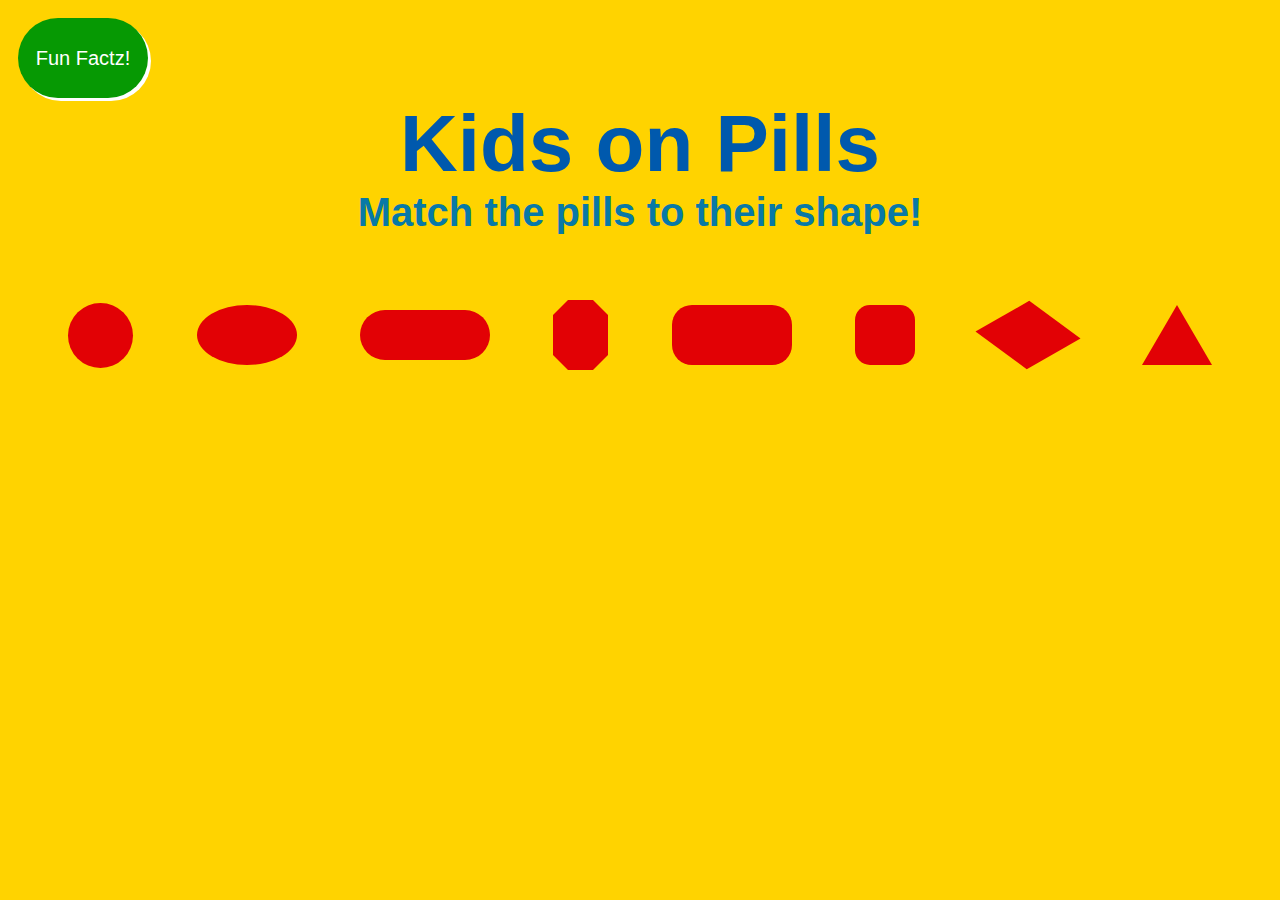
<file: kop/kids-on-pills.html>
<!DOCTYPE html>
<html lang="en">
<head>
  <meta charset="UTF-8">
  <meta http-equiv="X-UA-Compatible" content="IE=edge">
  <meta name="viewport" content="width=device-width, initial-scale=1.0">
  <link rel="stylesheet" href="pills-final.css">
  <title>Kids on Pills</title>
  <link rel="shortcut icon" href="pill.ico" type="image/x-icon">  
</head>
<body>
    <!-- Trigger/Open The Modal -->
  <button id="myBtn">Fun Factz!</button>

  <!-- The Modal -->
  <div id="myModal" class="modal">

    <!-- Modal content -->
    <div class="modal-content">
      <span class="close">&times;</span>
      <p>
        Pharmaceutical companies have normalized prescribing pills as the main treatment for the majority of diagnoses. This has resulted in kids as young as those who are still learning how to develop cognitive skills to be exposed to pill medication. Since finding the most effective medication for each individual is a process of trial and error, consuming so many different types of medication can lead to dangerous side effects. The sad reality of today is that while kids are still learning to recognize shapes, they are already learning to recognize pills.
      </p>
      <p>For more info <a href="https://www.youtube.com/watch?v=XAfOycUHuaY" target="_blank">click here</a>.</p>
      <p class="small">Designed by Joyce Chan</p>
      <p class="small">Collection by Yeongju Won</p>
    </div>
  </div>

  <h1>Kids on Pills</h1>

  <h2>Match the pills to their shape!</h2>
  <div class="wrapper">
    <div class="shape-circle"></div>
    <div class="shape-oval"></div>
    <div class="shape-capsule"></div>
    <div class="shape-octagon"></div>
    <div class="shape-rectangle"></div>
    <div class="shape-square"></div>
    <div class="shape-diamond"></div>
    <div class="shape-triangle"></div>
  </div>
  <script src="airtable.js"></script>
  <script src="pills-final.js"></script>
</body>
</html>
</file>
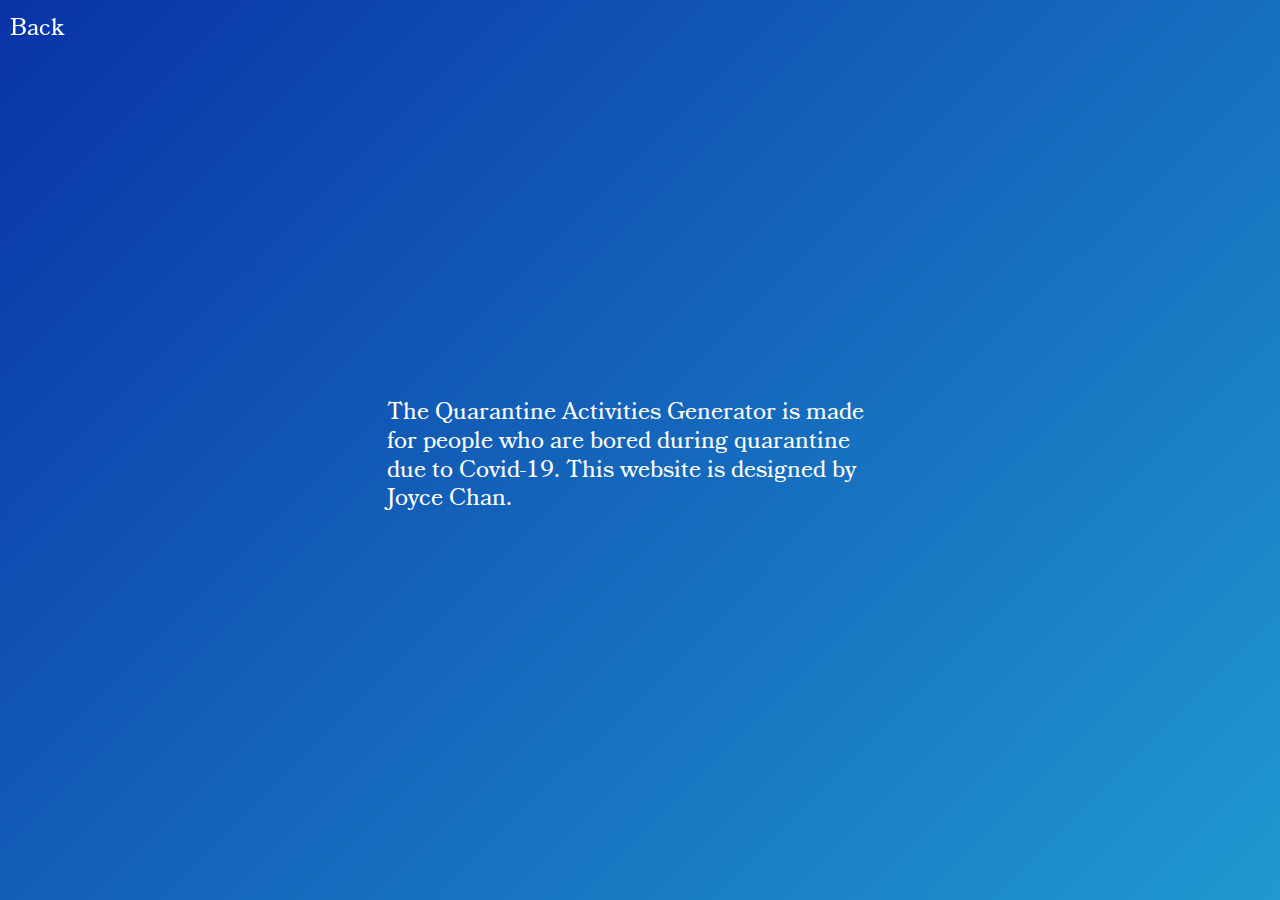
<file: qag/about.html>
<!DOCTYPE html>
<html>
    <head>
        <meta charset="UTF-8">
        <meta http-equiv="X-UA-Compatible" content="IE=edge">
        <meta name="viewport" content="width=device-width, initial-scale=1.0">
        <link rel="stylesheet" href="style-2final.css">
        <title>About</title>
        <link rel="icon" type="image/x-icon" href="https://iconifier.net/iconified/20210511233213_favicon/favicon.ico"/>
    </head>
    <body>
        <a href="quarantine-activities-generator.html"><span class="back">Back</span></a>
        <p>The Quarantine Activities Generator is made for people who are bored during quarantine due to Covid-19. This website is designed by Joyce Chan.</p>
    </body>
</html>
</file>
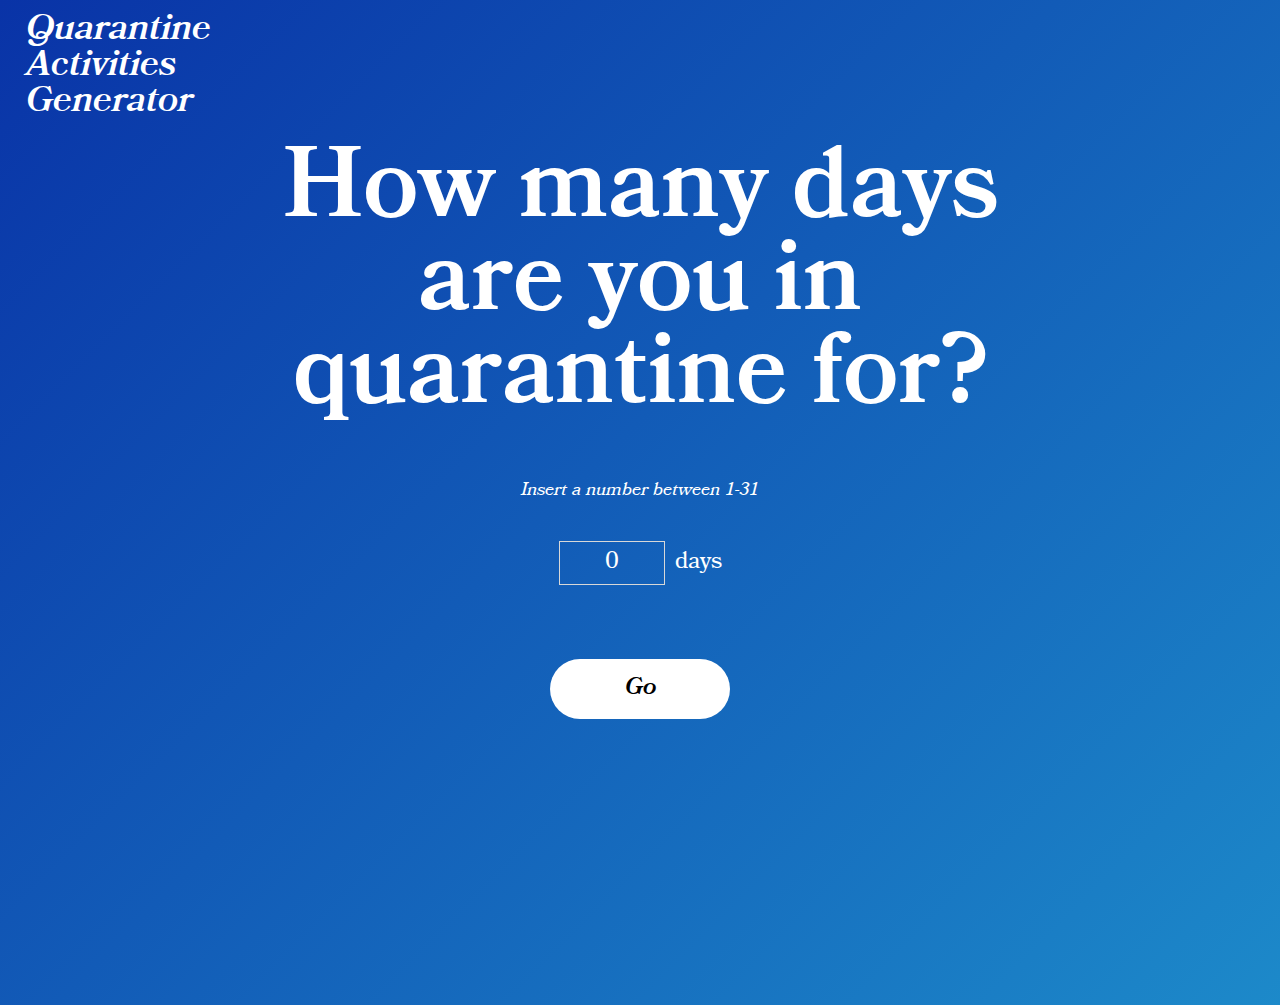
<file: qag/quarantine-activities-generator.html>
<!DOCTYPE html>
<html>
    <head>
        <meta charset="UTF-8">
        <meta http-equiv="X-UA-Compatible" content="IE=edge">
        <meta name="viewport" content="width=device-width, initial-scale=1.0">
        <link rel="stylesheet" href="style-final.css">
        <title>Quarantine Activities Generator</title>
        <script src="https://ajax.googleapis.com/ajax/libs/jquery/2.1.3/jquery.min.js"></script>
        <link rel="icon" type="image/x-icon" href="https://iconifier.net/iconified/20210511233213_favicon/favicon.ico"/>
    </head>
    <body>
        <h2><a href="about.html">Quarantine Activities Generator</a></h2>

        <div>
            <h1>How many days are you in quarantine for?</h1>
        </div>

        <p><span class="instructions">Insert a number between 1-31</span></p>
        <div class="input">
            <input type="number" id="input" class="input-container" min="1" max="31" value="0"><p span class="days">days</span></p>
        </div>

        <button class="button-container" id="go">Go</button>

        <div id="content">

            <h5 id="result"></h5>
            

            <table>
                <tbody id="activities"></tbody>
            </table>

        </div>

                
        <button class="download-btn" id="download-btn">Download</button>


        <script src="script-final.js"></script>
    </body>
</html>
</file>
<file: kop/pills-final.css>
html {
  background-color: #FFD300;
}

body {
  background-color: #FFD300;

}

h1 {
  font-family: Comic Sans MS, Comic Sans, sans-serif;
  font-size: 80px;
  color:#0059AD;
  justify-content: center;
  text-align: center;
  margin: 0px
}

h2 {
  font-family: Comic Sans MS, Comic Sans, sans-serif;
  font-size: 40px;
  color:#0879A6;
  justify-content: center;
  text-align: center;
  margin: 0px;

}

a {
  color: #0879A6;
  text-decoration: none;
}

a:hover {
  color:#0059AD;
}

.wrapper {
  height: 200px;
  width: 100%;
  background-color:#FFD300;
  display: flex;
  flex-direction: row;
  flex-wrap: wrap;
  justify-content: space-evenly;
  align-items: center;
  margin: auto;
}

.container {
  width: 90%;
  height: 250px;
  position: relative;
}

.shape-circle {
  width: 65px;
  height: 65px;
  background: #E20105;
  border-radius: 50%;
  margin: 3px
}

.shape-oval {
  width: 100px;
  height: 60px;
  background: #E20105;
  border-radius: 50px / 30px;
  margin: 3px
}

.shape-capsule {
  width: 130px;
  height: 50px;
  background: #E20105;
  border-radius: 60px;
  margin: 3px
}
  
.shape-square {
  width: 60px;
  height: 60px;
  background: #E20105;
  border-radius: 15px;
  margin: 3px
}

.shape-rectangle {
  width: 120px;
  height: 60px;
  background: #E20105;
  border-radius: 20px;
  margin: 3px
}

.shape-triangle {
  width: 0;
  height: 0;
  border-left: 35px solid transparent;
  border-right: 35px solid transparent;
  border-bottom: 60px solid #E20105;
  margin: 3px
}

.shape-octagon {
  width: 55px;
  height: 70px;
  background: #E20105;
  position: relative;
  margin: 3px
}

.shape-octagon:before {
  content: "";
  width: 25px;
  height: 0;
  position: absolute;
  top: 0;
  left: 0;
  border-bottom: 15px solid #E20105;
  border-left: 15px solid #FFD300;
  border-right: 15px solid #FFD300;
}
.shape-octagon:after {
  content: "";
  width: 25px;
  height: 0;
  position: absolute;
  bottom: 0;
  left: 0;
  border-top: 15px solid #E20105;
  border-left: 15px solid  #FFD300;
  border-right: 15px solid  #FFD300;
}

.shape-diamond {
  width: 40px;
  height: 90px;
  background-color: #E20105;
  transform: skew(45deg) rotate(70deg);
  margin-top: 3px;
  margin-bottom: 3px;
  margin-left: 33px;
  margin-right: 33px
}

.circle {
  position: absolute;
  display: block;
  width: 100px;
  height: auto;
  cursor: move;
}

.oval {
  position: absolute;
  /* top: 200px;
  left: 50px; */
  display: block;
  width: 130px;
  height: auto;
  cursor: move;
}

.square {
  position: absolute;
  display: block;
  width: 100px;
  height: auto;
  cursor: move;
}

.rectangle {
  position: absolute;
  display: block;
  width: 140px;
  height: auto;
  cursor: move;
}

.capsule {
  position: absolute;
  display: block;
  width: 140px;
  height: auto;
  cursor: move;
}

.triangle {
  position: absolute;
  display: block;
  width: 100px;
  height: auto;
  cursor: move;
}

.diamond {
  position: absolute;
  display: block;
  width: 120px;
  height: auto;
  cursor: move;
}

.octagon {
  position: absolute;
  display: block;
  width: 120px;
  height: auto;
  cursor: move;
}

/* -------- */

/* About Button  */
button {
  font-family: Comic Sans MS, Comic, sans-serif;
  font-size: 20px;
  background-color: #069903;
  color: white;
  width: 130px;
  height: 80px;
  border-radius: 50px;
  border: none;
  box-shadow: 3px 3px;
  margin-top: 10px;
  margin-left: 10px;
  text-align: center;
  outline: none;
  cursor: pointer;
}

button:focus {outline:0;}

/* The Modal (background) */
.modal {
  display: none; /* Hidden by default */
  position: fixed; /* Stay in place */
  z-index: 1; /* Sit on top */
  left: 0;
  top: 0;
  width: 100%; /* Full width */
  height: 100%; /* Full height */
  overflow: auto; /* Enable scroll if needed */
  background-color: rgb(0,0,0); /* Fallback color */
  background-color: rgba(0,0,0,0.4); /* Black w/ opacity */
}

/* Modal Content/Box */
.modal-content {
  background-color: #fefefe;
  margin: 15% auto; /* 15% from the top and centered */
  padding: 30px;
  border-radius: 40px;
  width: 70%; /* Could be more or less, depending on screen size */
  font-family: Comic Sans MS, Comic, sans-serif;
  color: #069903;
  font-size: 35px;
}

/* The Close Button */
.close {
  color:#E20105;
  float: right;
  padding: 10px;
  font-size: 60px;
  font-weight: bold;
}

.close:hover,
.close:focus {
  color: #069903;
  text-decoration: none;
  cursor: pointer;
}

/* -------- */

/* Sucess Button */
#modalContainer {
  background-color:rgba(0, 0, 0, 0.116);
  position:absolute;
  width:100%;
  height:100%;
  top:0px;
  left:0px;
  z-index:10000;
}

#alertBox {
  position:relative;
  width:800px;
  min-height: 250px;
  margin-top: 300px;
  border-radius: 20px;
  border: none;
  background-color:white;
}

#modalContainer > #alertBox {
  position:fixed;
}

#alertBox p {
  font-family: Comic Sans MS, Comic Sans, sans-serif;
  font-size: 30px;
  background-color: white;
  color:#0059AD;
  height:100px;
  text-align: center;
  padding: 0 20px 20px 20px;
}

#alertBox #closeBtn {
  display:block;
  position:relative;
  margin: 5px auto;
  padding: 7px;
  width: 100px;
  height: 30px;
  font-family: Comic Sans MS, Comic Sans, sans-serif;
  font-size: 18px;
  text-align:center;
  color: white;
  background-color:#0059AD;
  border-radius: 20px;
  text-decoration:none;
  outline: none
}

.small {
  font-size: 20px;
}

/* -------- */

@media only screen and (max-width: 700px) {

  button {
    width: 80px;
    height: 40px;
    font-size: 14px;
  }

  h1 {
    font-size: 35px;
  }

  h2 {
    font-size: 18px;
  }
  
  .container {
    width: 70%;
  }

  .modal-content {
    font-size: 16px;
  }

  #alertBox p{
    font-size: 20px;
  }

  .small {
    font-size: 12px;
  }

  #alertBox {
    width: 85%;
    min-height: 250px;
    margin-top: 100px;
  }
  
}
</file>
<file: qag/style-2final.css>
@font-face {
    font-family: 'bookmaniaregular';
    src: url('fonts/bookmania_regular-webfont.woff2') format('woff2'),
         url('fonts/bookmania_regular-webfont.woff') format('woff');
    font-weight: normal;
    font-style: normal;

}

@font-face {
    font-family: 'bookmaniasemibold_italic';
    src: url('fonts/bookmania_semibold_italic-webfont.woff2') format('woff2'),
         url('fonts/bookmania_semibold_italic-webfont.woff') format('woff');
    font-weight: normal;
    font-style: normal;

}

@font-face {
    font-family: 'bookmaniasemibold';
    src: url('fonts/bookmania_semibold-webfont.woff2') format('woff2'),
         url('fonts/bookmania_semibold-webfont.woff') format('woff');
    font-weight: normal;
    font-style: normal;

}

@font-face {
    font-family: 'bookmaniaitalic';
    src: url('fonts/bookmania_italic-webfont.woff2') format('woff2'),
         url('fonts/bookmania_italic-webfont.woff') format('woff');
    font-weight: normal;
    font-style: normal;

}
body {
    background: linear-gradient(-45deg, #f74317, #e7d63c, #23a6d5, #0933a7);
	background-size: 400% 400%;
	animation: gradient 15s ease infinite;
    color: #FFFFFF;
}

@keyframes gradient {
	0% {
		background-position: 0% 50%;
	}
	50% {
		background-position: 100% 50%;
	}
	100% {
		background-position: 0% 50%;
	}
}


p {
    font-family: 'bookmaniaregular', 'Times New Roman', Times, serif;
    font-size: 24px;
    cursor: default;
    width: 40%;
    line-height: 120%;
    margin: 400px auto 50px auto;
}

.back {
    position: fixed;
    top: 10px;
    left: 10px;
    font-size: 24px;
    font-family: 'bookmaniaregular', 'Times New Roman', Times, serif;
}

a {
    text-decoration: none;
    color: #FFFFFF;
}

a:hover {
    text-decoration: none;
    color: #4d636e;
}


@media screen and (max-width: 800px) {
    p{
        font-size: 12px;
        margin: 20% auto 50px auto;
        width: 70%
    }
   

}
</file>
<file: qag/style-final.css>
@font-face {
	font-family: 'bookmaniaregular';
	src: url('fonts/bookmania_regular-webfont.woff2') format('woff2'),
		url('fonts/bookmania_regular-webfont.woff') format('woff');
	font-weight: 400;
	font-style: normal;
}

@font-face {
	font-family: 'bookmaniasemibold_italic';
	src: url('fonts/bookmania_semibold_italic-webfont.woff2') format('woff2'),
		url('fonts/bookmania_semibold_italic-webfont.woff') format('woff');
	font-weight: 600;
	font-style: italic;
}

@font-face {
	font-family: 'bookmaniasemibold';
	src: url('fonts/bookmania_semibold-webfont.woff2') format('woff2'),
		url('fonts/bookmania_semibold-webfont.woff') format('woff');
	font-weight: 600;
	font-style: normal;
}

@font-face {
	font-family: 'bookmaniaitalic';
	src: url('fonts/bookmania_italic-webfont.woff2') format('woff2'),
		url('fonts/bookmania_italic-webfont.woff') format('woff');
	font-weight: 400;
	font-style: italic;
}

html {
	font-family: 'bookmania', 'Times New Roman', Times, serif;
	color: #FFFFFF;
}

body {
	background: linear-gradient(-45deg, #f74317, #e7d63c, #23a6d5, #0933a7);
	background-size: 400% 400%;
	animation: gradient 15s ease infinite;
	color: #FFFFFF;
}

@keyframes gradient {
	0% {
		background-position: 0% 50%;
	}

	50% {
		background-position: 100% 50%;
	}

	100% {
		background-position: 0% 50%;
	}
}

table {
	width: 100%;
	text-align: left;
	table-layout: fixed;
	margin: 4em 0;
	font-size: 24px;
	color: #FFFFFF;
	padding: 0.5em;
}

th {
	font-size: 50px;
	line-height: 100%;
	font-weight: 600;
	color: #FFFFFF;
	padding-bottom: 1em;
}

h1 {
	font-family: 'bookmaniasemibold', 'Times New Roman', Times, serif;
	font-size: 100px;
	line-height: 93.5%;
	cursor: default;
	text-align: center;
	width: 800px;
	display: flex;
	margin: 150px auto 50px auto;
}

h2 {
	font-family: 'bookmaniasemibold_italic', 'Times New Roman', Times, serif;
	font-size: 36px;
	line-height: 100%;
	cursor: default;
	width: 250px;
	position: absolute;
	top: 3px;
	padding-left: 0.5em;
	margin-top: 11px;
	font-style: italic;
}

a {
	text-decoration: none;
	color: #FFFFFF;
}

a:hover {
	text-decoration: none;
	color: #d8d8d8;
}

.input {
	display: flex;
	justify-content: center;
	align-items: center;
	margin-top: 0px;
}

.days {
	font-family: 'bookmaniaregular';
	display: inline-block;
	padding-left: 10px;
}

p {
	font-family: 'bookmaniaregular';
	font-size: 24px;
	line-height: 100%;
	text-align: center;
	cursor: default;
}

tbody {
	color: #FFFFFF;
	font-family: 'bookmaniaregular';
}

.instructions {
	font-family: 'bookmaniaitalic';
	font-size: 18px;
	color: #FFFFFF;
	display: block;
	margin: 50px auto 0px auto;
	font-style: italic;
}

.input-container {
	text-decoration: none;
	border: solid;
	border-width: 1px;
	border-color: #d8d8d8;
	height: 40px;
	width: 100px;
	text-align: center;
	font-family: 'bookmaniaregular', 'Times New Roman', Times, serif;
	font-size: 24px;
	justify-content: center;
	background-color: #ffffff00;
	color: #FFFFFF;
	display: inline-block;
}

.input-container:focus {
	outline: none;
}

input::-webkit-outer-spin-button,
input::-webkit-inner-spin-button {
	-webkit-appearance: none;
}

input::-webkit-inner-spin-button:focus {
	outline: 0;
}

.button-container {
	text-decoration: none;
	border: none;
	text-align: center;
	justify-content: center;
	font-family: 'bookmaniasemibold_italic', 'Times New Roman', Times, serif;
	font-size: 24px;
	padding: 10px;
	background-color: #FFFFFF;
	width: 180px;
	height: 60px;
	cursor: pointer;
	border-radius: 30px;
	display: block;
	margin: 60px auto 40px auto;
	font-style: italic;
}

button:focus {
	outline: 0;
}

h4 {
	font-family: 'bookmaniasemibold', 'Times New Roman', Times, serif;
	font-size: 50px;
	line-height: 100%;
	cursor: default;
}

.logo {
	color: #FFFFFF;
}

a {
	text-decoration: none;
}

a:hover {
	text-decoration: none;
	color: #c2c2c2;
}

h5 {
	font-family: 'bookmaniasemibold_italic', 'Times New Roman', Times, serif;
	font-size: 36px;
	line-height: 100%;
	cursor: default;
	width: 600px;
	text-align: center;
	display: flex;
	justify-self: right;
	margin: 70px auto 0px auto;
	font-style: italic;
}

.input {
	display: flex;
	justify-content: center;
	align-items: center;
}

.days {
	display: inline-block;
	padding-left: 10px;
}

/* Generator */
.container {
	display: flex;
	flex-direction: row;
	flex: 1 1 1 1;
	align-items: stretch;
	margin: 0px 15px 15px 15px;
}

.list {
	font-family: 'bookmaniaregular';
	font-size: 24px;
	color: #2b2b2b;
	cursor: default;
}

.download-btn {
	background-color: #d8d8d8;
	border: none;
	color: white;
	padding: 12px 30px;
	cursor: pointer;
	font-size: 24px;
	font-family: 'bookmaniasemibold_italic', 'Times New Roman', Times, serif;
	border-radius: 30px;
	display: none;
	margin: 50px auto 50px auto;
	width: 180px;
	height: 60px;
	justify-content: center;
	text-align: center;
	font-style: italic;
}

.download-btn:hover {
	background-color: #c2c2c2;
}

.print-container {
	display: none;
}

@media screen and (max-width: 800px) {
	h1 {
		font-size: 36px;
		line-height: 120%;
		margin: 100px auto 0px auto;
		width: 90%;
	}

	.input-container {
		float: center
	}

	.button-container {
		float: center
	}

	h2 {
		font-size: 18px;
		width: 130px;
		margin: none;
	}

	h5 {
		margin: none;
		font-size: 18px;
		width: 200px
	}

	th {
		font-size: 24px;
		padding: 5px;
	}

	table {
		font-size: 14px;
	}
}

@media print {
	.print-container {
		display: block;
		background-color: #fff;
		position: absolute;
		top: 0;
		right: 0;
		bottom: 0;
		left: 0;
		color: #000;
	}

	.print-container * {
		color: #000;
	}

	.print-container ~ * {
		display: none;
	}

	.print-container table {
		font-size: 16px;
	}

	.print-container th {
		font-size: 20px;
	}
}
</file>
